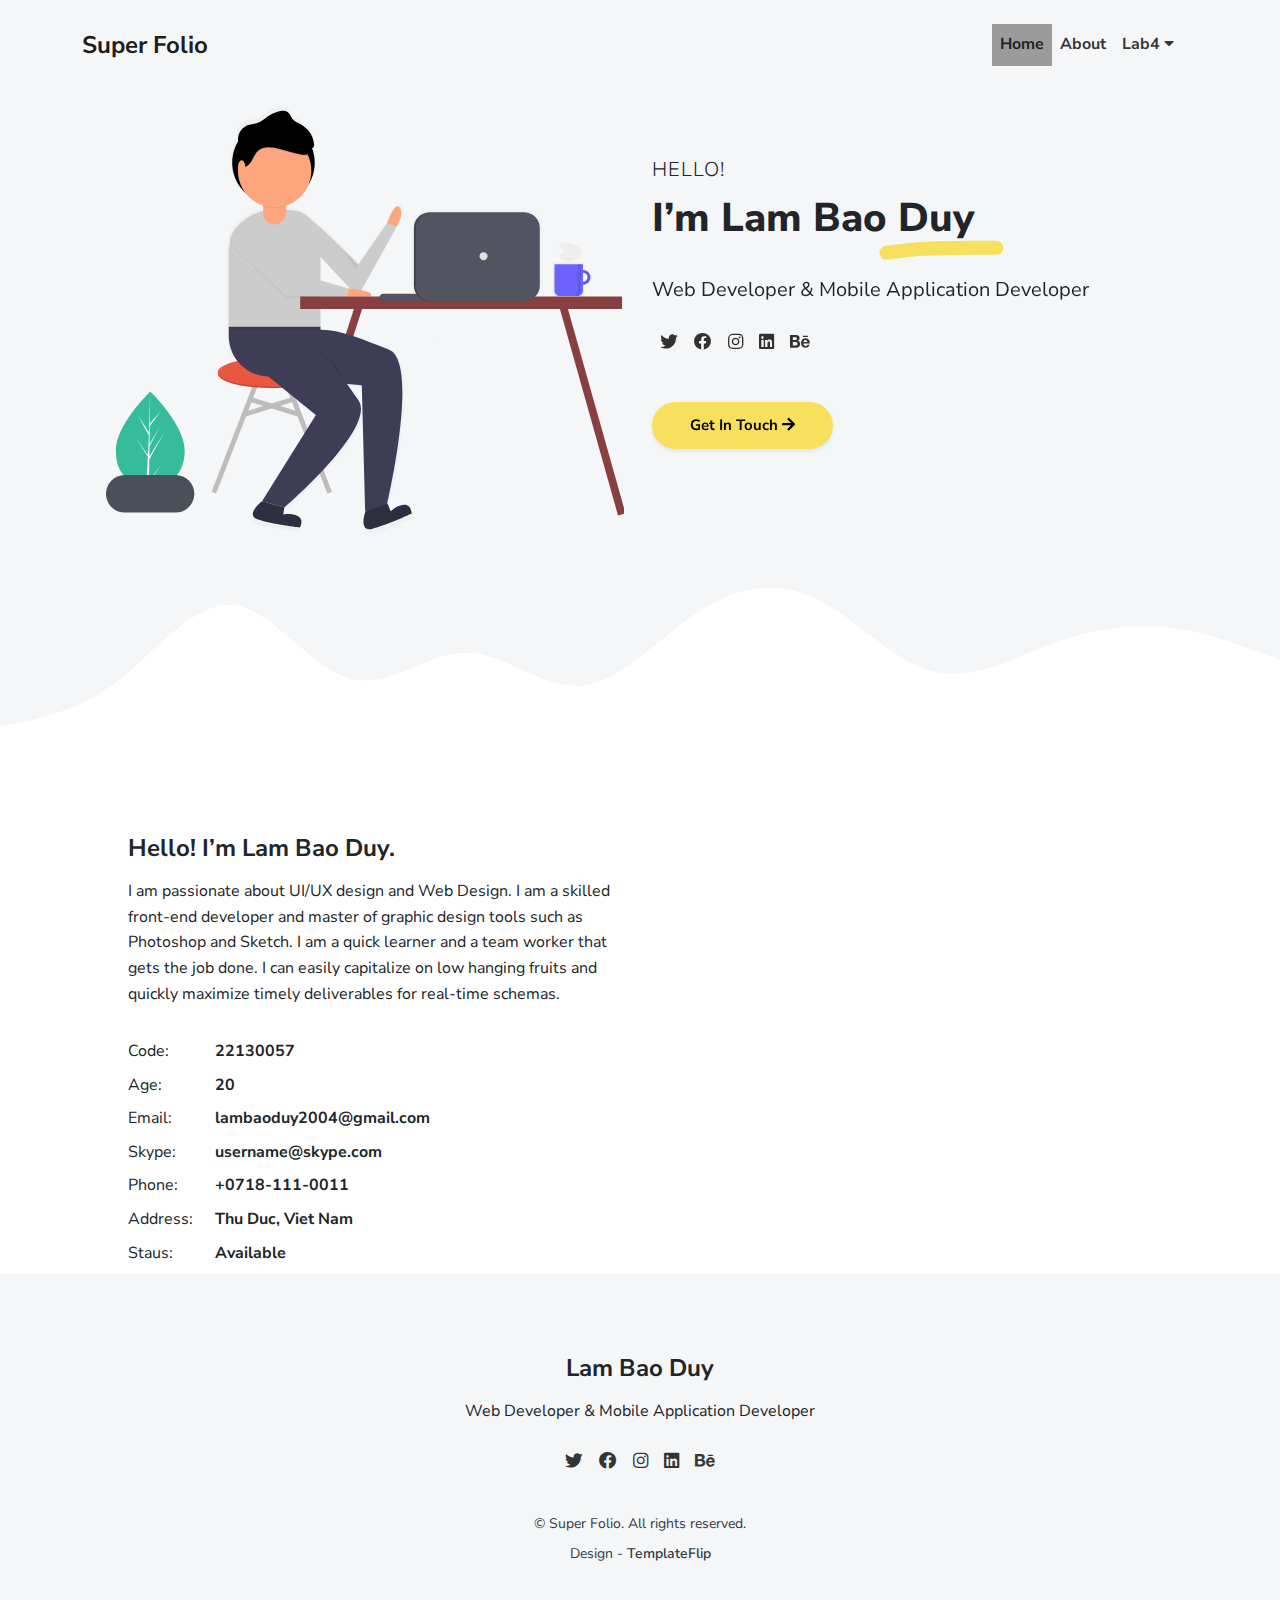
<file: index.html>
<!DOCTYPE html>
<!-- upto 2 directory depth-->
<html lang="en-US">

<head>
  <meta charset="UTF-8">
  <meta http-equiv="X-UA-Compatible" content="IE=edge">
  <meta name="viewport" content="width=device-width, initial-scale=1">
  <title>Super Folio</title>
  <link rel="preconnect" href="https://fonts.gstatic.com" crossorigin="crossorigin" />
  <link rel="preload" as="style"
    href="https://fonts.googleapis.com/css2?family=Nunito+Sans:wght@300;400;700;800&amp;display=swap" />
  <link rel="stylesheet"
    href="https://fonts.googleapis.com/css2?family=Nunito+Sans:wght@300;400;700;800&amp;display=swap" media="print"
    onload="this.media='all'" />
  <noscript>
    <link rel="stylesheet"
      href="https://fonts.googleapis.com/css2?family=Nunito+Sans:wght@300;400;700;800&amp;display=swap" />
  </noscript>
  <link href="./css/font-awesome/css/all.min.css?ver=1.2.0" rel="stylesheet">
  <link href="./css/bootstrap-icons/bootstrap-icons.css?ver=1.2.0" rel="stylesheet">
  <link href="./css/bootstrap.min.css?ver=1.2.0" rel="stylesheet">
  <link href="./css/aos.css?ver=1.2.0" rel="stylesheet">
  <link href="./css/main.css?ver=1.2.0" rel="stylesheet">
  <noscript>
    <style type="text/css">
      [data-aos] {
        opacity: 1 !important;
        transform: translate(0) scale(1) !important;
      }
    </style>
  </noscript>
</head>

<body id="top">
  <header class="bg-light">
    <nav class="navbar navbar-expand-lg navbar-light bg-light" id="header-nav" role="navigation">
      <div class="container"><a class="link-dark navbar-brand site-title mb-0" href="#">Super Folio</a>
        <button class="navbar-toggler" type="button" data-bs-toggle="collapse" data-bs-target="#navbarSupportedContent"
          aria-controls="navbarSupportedContent" aria-expanded="false" aria-label="Toggle navigation"><span
            class="navbar-toggler-icon"></span></button>
        <div class="collapse navbar-collapse" id="navbarSupportedContent">
          <ul class="navbar-nav ms-auto me-2">

            <li class="nav-item"><a class="nav-link" href="index.html" style="background-color:  #9b9b9b;">Home</a></li>
            <li class="nav-item"><a class="nav-link" href="about.html">About</a></li>
            <li class="nav-item"><a class="nav-link" href="#lab4">Lab4
                <i class="fas fa-caret-down"></i>
              </a>

              <ul class="subnav">
                <li><a class="nav-link" href="requirement.html">Requirement</a></li>
                <li><a class="nav-link" href="design.html">Design</a></li>
                <li><a class="nav-link" href="implement.html">Implement</a></li>
              </ul>

            </li>
          </ul>
        </div>
      </div>
    </nav>
  </header>
  <div class="page-content">
    <div id="content">
      <header>
        <div class="cover bg-light">
          <div class="container px-3">
            <div class="row">
              <div class="col-lg-6 p-2"><img class="img-fluid" src="images/illustrations/hello3.svg" alt="hello" />
              </div>
              <div class="col-lg-6">
                <div class="mt-5">
                  <p class="lead text-uppercase mb-1">Hello!</p>
                  <h1 class="intro-title marker" data-aos="fade-left" data-aos-delay="50">I’m Lam Bao Duy</h1>
                  <p class="lead fw-normal mt-3" data-aos="fade-up" data-aos-delay="100">Web Developer & Mobile
                    Application Developer</p>
                  <div class="social-nav" data-aos="fade-up" data-aos-delay="200">
                    <nav role="navigation">
                      <ul class="nav justify-content-left">
                        <li class="nav-item"><a class="nav-link" href="https://twitter.com/templateflip"
                            title="Twitter"><i class="fab fa-twitter"></i><span
                              class="menu-title sr-only">Twitter</span></a></li>
                        <li class="nav-item"><a class="nav-link" href="https://www.facebook.com/templateflip"
                            title="Facebook"><i class="fab fa-facebook"></i><span
                              class="menu-title sr-only">Facebook</span></a></li>
                        <li class="nav-item"><a class="nav-link" href="https://www.instagram.com/templateflip"
                            title="Instagram"><i class="fab fa-instagram"></i><span
                              class="menu-title sr-only">Instagram</span></a></li>
                        <li class="nav-item"><a class="nav-link" href="https://www.linkedin.com/" title="LinkedIn"><i
                              class="fab fa-linkedin"></i><span class="menu-title sr-only">LinkedIn</span></a></li>
                        <li class="nav-item"><a class="nav-link" href="https://www.behance.net/templateflip"
                            title="Behance"><i class="fab fa-behance"></i><span
                              class="menu-title sr-only">Behance</span></a></li>
                      </ul>
                    </nav>
                  </div>
                  <div class="mt-3" data-aos="fade-up" data-aos-delay="200"><a
                      class="btn btn-primary shadow-sm mt-1 hover-effect" href="#contact">Get In Touch <i
                        class="fas fa-arrow-right"></i></a></div>
                </div>
              </div>
            </div>
          </div>
        </div>
        <div class="wave-bg"></div>
      </header>
      <div class="section pt-4 px-3 px-lg-4">
        <div class="container-narrow">
          <div class="row">
            <div class="col-md-6">
              <h2 class="h4 my-2">Hello! I’m Lam Bao Duy.</h2>
              <p>I am passionate about UI/UX design and Web Design. I am a skilled front-end developer and master of
                graphic design tools such as Photoshop and Sketch. I am a quick learner and a team worker that gets the
                job done. I can easily capitalize on low hanging fruits and quickly maximize timely deliverables for
                real-time schemas.</p>
              <div class="row mt-3">
                <div class="col-sm-2">
                  <div class="pb-1">Code:</div>
                </div>
                <div class="col-sm-10">
                  <div class="pb-1 fw-bolder">22130057</div>
                </div>
                <div class="col-sm-2">
                  <div class="pb-1">Age:</div>
                </div>
                <div class="col-sm-10">
                  <div class="pb-1 fw-bolder">20</div>
                </div>
                <div class="col-sm-2">
                  <div class="pb-1">Email:</div>
                </div>
                <div class="col-sm-10">
                  <div class="pb-1 fw-bolder">lambaoduy2004@gmail.com</div>
                </div>
                <div class="col-sm-2">
                  <div class="pb-1">Skype:</div>
                </div>
                <div class="col-sm-10">
                  <div class="pb-1 fw-bolder">username@skype.com</div>
                </div>
                <div class="col-sm-2">
                  <div class="pb-1">Phone:</div>
                </div>
                <div class="col-sm-10">
                  <div class="pb-1 fw-bolder">+0718-111-0011</div>
                </div>
                <div class="col-sm-2">
                  <div class="pb-1">Address:</div>
                </div>
                <div class="col-sm-10">
                  <div class="pb-1 fw-bolder">Thu Duc, Viet Nam</div>
                </div>
                <div class="col-sm-2">
                  <div class="pb-1">Staus:</div>
                </div>
                <div class="col-sm-10">
                  <div class="pb-1 fw-bolder">Available</div>
                </div>
              </div>
            </div>
            <div class="col-md-5 offset-md-1" data-aos="fade-left" data-aos-delay="100"><img
                class="avatar img-fluid mt-2" src="images/avatar.jpg" width="400" height="400" alt="Walter Patterson" />
            </div>
          </div>
        </div>
      </div>
     




      <footer class="pt-4 pb-4 text-center bg-light">
        <div class="container">
          <div class="my-3">
            <div class="h4">Lam Bao Duy</div>
            <p>Web Developer & Mobile Application Developer</p>
            <div class="social-nav">
              <nav role="navigation">
                <ul class="nav justify-content-center">
                  <li class="nav-item"><a class="nav-link" href="https://twitter.com/templateflip" title="Twitter"><i
                        class="fab fa-twitter"></i><span class="menu-title sr-only">Twitter</span></a></li>
                  <li class="nav-item"><a class="nav-link" href="https://www.facebook.com/templateflip"
                      title="Facebook"><i class="fab fa-facebook"></i><span
                        class="menu-title sr-only">Facebook</span></a></li>
                  <li class="nav-item"><a class="nav-link" href="https://www.instagram.com/templateflip"
                      title="Instagram"><i class="fab fa-instagram"></i><span
                        class="menu-title sr-only">Instagram</span></a></li>
                  <li class="nav-item"><a class="nav-link" href="https://www.linkedin.com/" title="LinkedIn"><i
                        class="fab fa-linkedin"></i><span class="menu-title sr-only">LinkedIn</span></a></li>
                  <li class="nav-item"><a class="nav-link" href="https://www.behance.net/templateflip"
                      title="Behance"><i class="fab fa-behance"></i><span class="menu-title sr-only">Behance</span></a>
                  </li>
                </ul>
              </nav>
            </div>
          </div>
          <div class="text-small text-secondary">
            <div class="mb-1">&copy; Super Folio. All rights reserved.</div>
            <div>
              <!-- Make sure to buy a license for the template before removing the line below. Buy license on https://templateflip.com/ -->Design
              - <a href="https://templateflip.com/" target="_blank">TemplateFlip</a>
            </div>
          </div>
        </div>
      </footer>
    </div>
  </div>
  <div id="scrolltop"><a class="btn btn-secondary" href="#top"><span class="icon"><i
          class="fas fa-angle-up fa-x"></i></span></a></div>
  <script src="./scripts/imagesloaded.pkgd.min.js?ver=1.2.0"></script>
  <script src="./scripts/masonry.pkgd.min.js?ver=1.2.0"></script>
  <script src="./scripts/BigPicture.min.js?ver=1.2.0"></script>
  <script src="./scripts/purecounter.min.js?ver=1.2.0"></script>
  <script src="./scripts/bootstrap.bundle.min.js?ver=1.2.0"></script>
  <script src="./scripts/aos.min.js?ver=1.2.0"></script>
  <script src="./scripts/main.js?ver=1.2.0"></script>
</body>

</html>
</file>
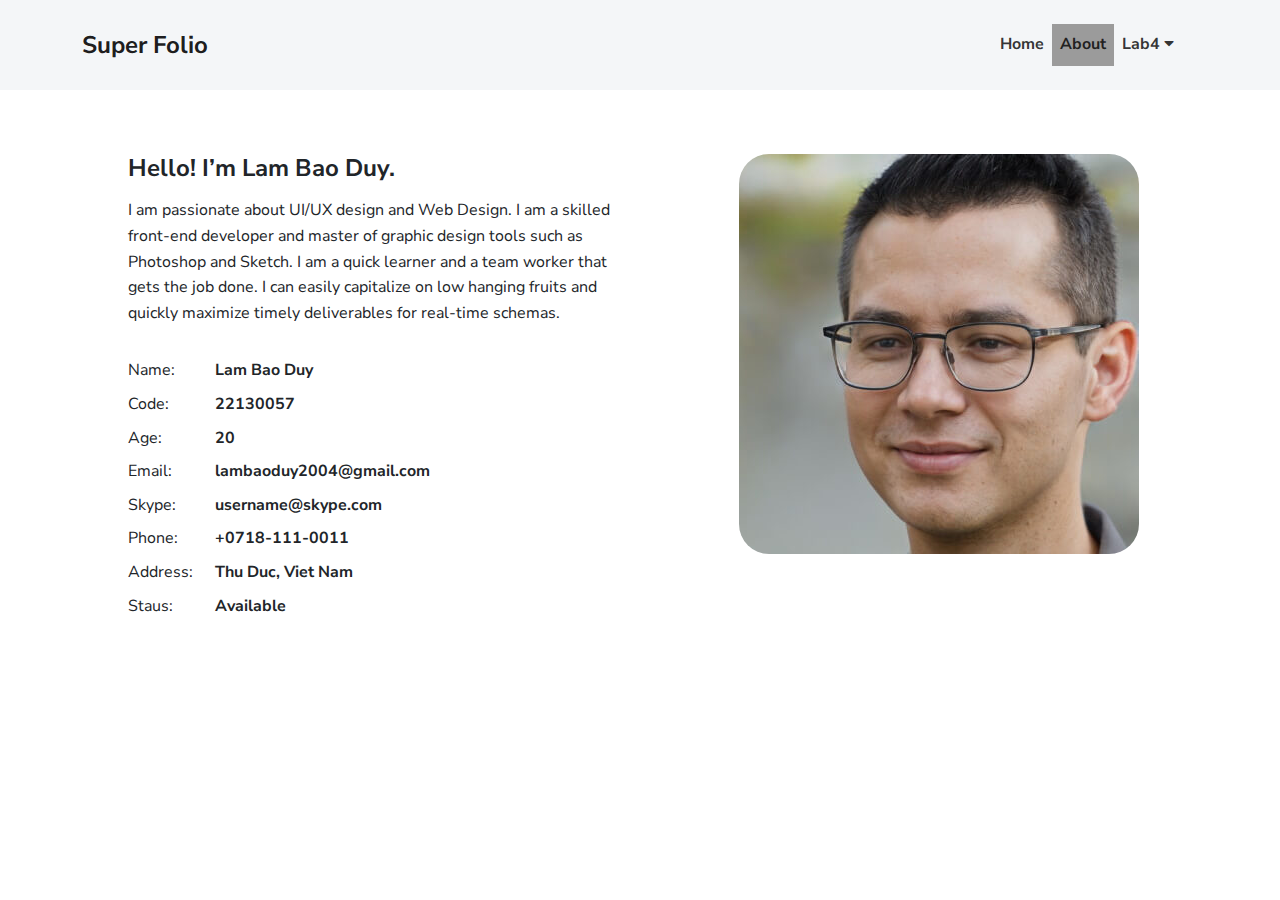
<file: about.html>
<!DOCTYPE html>
<!-- upto 2 directory depth-->
<html lang="en-US">

<head>
    <meta charset="UTF-8">
    <meta http-equiv="X-UA-Compatible" content="IE=edge">
    <meta name="viewport" content="width=device-width, initial-scale=1">
    <title>Super Folio</title>
    <link rel="preconnect" href="https://fonts.gstatic.com" crossorigin="crossorigin" />
    <link rel="preload" as="style"
        href="https://fonts.googleapis.com/css2?family=Nunito+Sans:wght@300;400;700;800&amp;display=swap" />
    <link rel="stylesheet"
        href="https://fonts.googleapis.com/css2?family=Nunito+Sans:wght@300;400;700;800&amp;display=swap" media="print"
        onload="this.media='all'" />
    <noscript>
        <link rel="stylesheet"
            href="https://fonts.googleapis.com/css2?family=Nunito+Sans:wght@300;400;700;800&amp;display=swap" />
    </noscript>
    <link href="./css/font-awesome/css/all.min.css?ver=1.2.0" rel="stylesheet">
    <link href="./css/bootstrap-icons/bootstrap-icons.css?ver=1.2.0" rel="stylesheet">
    <link href="./css/bootstrap.min.css?ver=1.2.0" rel="stylesheet">
    <link href="./css/aos.css?ver=1.2.0" rel="stylesheet">
    <link href="./css/main.css?ver=1.2.0" rel="stylesheet">
    <noscript>
        <style type="text/css">
            [data-aos] {
                opacity: 1 !important;
                transform: translate(0) scale(1) !important;
            }
        </style>
    </noscript>
</head>

<body id="top">
    <header class="bg-light">
        <nav class="navbar navbar-expand-lg navbar-light bg-light" id="header-nav" role="navigation">
            <div class="container"><a class="link-dark navbar-brand site-title mb-0" href="index.html">Super Folio</a>
                <button class="navbar-toggler" type="button" data-bs-toggle="collapse"
                    data-bs-target="#navbarSupportedContent" aria-controls="navbarSupportedContent"
                    aria-expanded="false" aria-label="Toggle navigation"><span
                        class="navbar-toggler-icon"></span></button>
                <div class="collapse navbar-collapse" id="navbarSupportedContent">
                    <ul class="navbar-nav ms-auto me-2">
                        <li class="nav-item"><a class="nav-link" href="index.html">Home</a></li>
                        <li class="nav-item"><a class="nav-link" href="about.html" style="background-color:  #9b9b9b;">About</a></li>
                        
                        <li class="nav-item"><a class="nav-link" href="#lab4">Lab4
                            <i class="fas fa-caret-down"></i>
                          </a>
              
                            <ul  class="subnav" >
                              <li><a class="nav-link" href="requirement.html">Requirement</a></li>
                              <li><a class="nav-link" href="design.html">Design</a></li>
                              <li><a class="nav-link" href="implement.html">Implement</a></li>
                            </ul>
              
                          </li>
                    </ul>
                </div>
            </div>
        </nav>
    </header>
    <div class="section pt-4 px-3 px-lg-4" id="about">
        <div class="container-narrow">
            <div class="row">
                <div class="col-md-6">
                    <h2 class="h4 my-2">Hello! I’m Lam Bao Duy.</h2>
                    <p>I am passionate about UI/UX design and Web Design. I am a skilled front-end developer and master
                        of
                        graphic design tools such as Photoshop and Sketch. I am a quick learner and a team worker that
                        gets the
                        job done. I can easily capitalize on low hanging fruits and quickly maximize timely deliverables
                        for
                        real-time schemas.</p>
                    <div class="row mt-3">
                        <div class="col-sm-2">
                            <div class="pb-1">Name:</div>
                        </div>
                        <div class="col-sm-10">
                            <div class="pb-1 fw-bolder">Lam Bao Duy</div>
                        </div>
                        <div class="col-sm-2">
                            <div class="pb-1">Code:</div>
                        </div>
                        <div class="col-sm-10">
                            <div class="pb-1 fw-bolder">22130057</div>
                        </div>
                        <div class="col-sm-2">
                            <div class="pb-1">Age:</div>
                        </div>
                        <div class="col-sm-10">
                            <div class="pb-1 fw-bolder">20</div>
                        </div>
                        <div class="col-sm-2">
                            <div class="pb-1">Email:</div>
                        </div>
                        <div class="col-sm-10">
                            <div class="pb-1 fw-bolder">lambaoduy2004@gmail.com</div>
                        </div>
                        <div class="col-sm-2">
                            <div class="pb-1">Skype:</div>
                        </div>
                        <div class="col-sm-10">
                            <div class="pb-1 fw-bolder">username@skype.com</div>
                        </div>
                        <div class="col-sm-2">
                            <div class="pb-1">Phone:</div>
                        </div>
                        <div class="col-sm-10">
                            <div class="pb-1 fw-bolder">+0718-111-0011</div>
                        </div>
                        <div class="col-sm-2">
                            <div class="pb-1">Address:</div>
                        </div>
                        <div class="col-sm-10">
                            <div class="pb-1 fw-bolder">Thu Duc, Viet Nam</div>
                        </div>
                        <div class="col-sm-2">
                            <div class="pb-1">Staus:</div>
                        </div>
                        <div class="col-sm-10">
                            <div class="pb-1 fw-bolder">Available</div>
                        </div>
                    </div>
                </div>
                <div class="col-md-5 offset-md-1" data-aos="fade-left" data-aos-delay="100"><img
                        class="avatar img-fluid mt-2" src="images/avatar.jpg" width="400" height="400"
                        alt="Walter Patterson" />
                </div>
            </div>
        </div>
    </div>
    <script src="./scripts/imagesloaded.pkgd.min.js?ver=1.2.0"></script>
    <script src="./scripts/masonry.pkgd.min.js?ver=1.2.0"></script>
    <script src="./scripts/BigPicture.min.js?ver=1.2.0"></script>
    <script src="./scripts/purecounter.min.js?ver=1.2.0"></script>
    <script src="./scripts/bootstrap.bundle.min.js?ver=1.2.0"></script>
    <script src="./scripts/aos.min.js?ver=1.2.0"></script>
    <script src="./scripts/main.js?ver=1.2.0"></script>
</body>

</html>
</file>
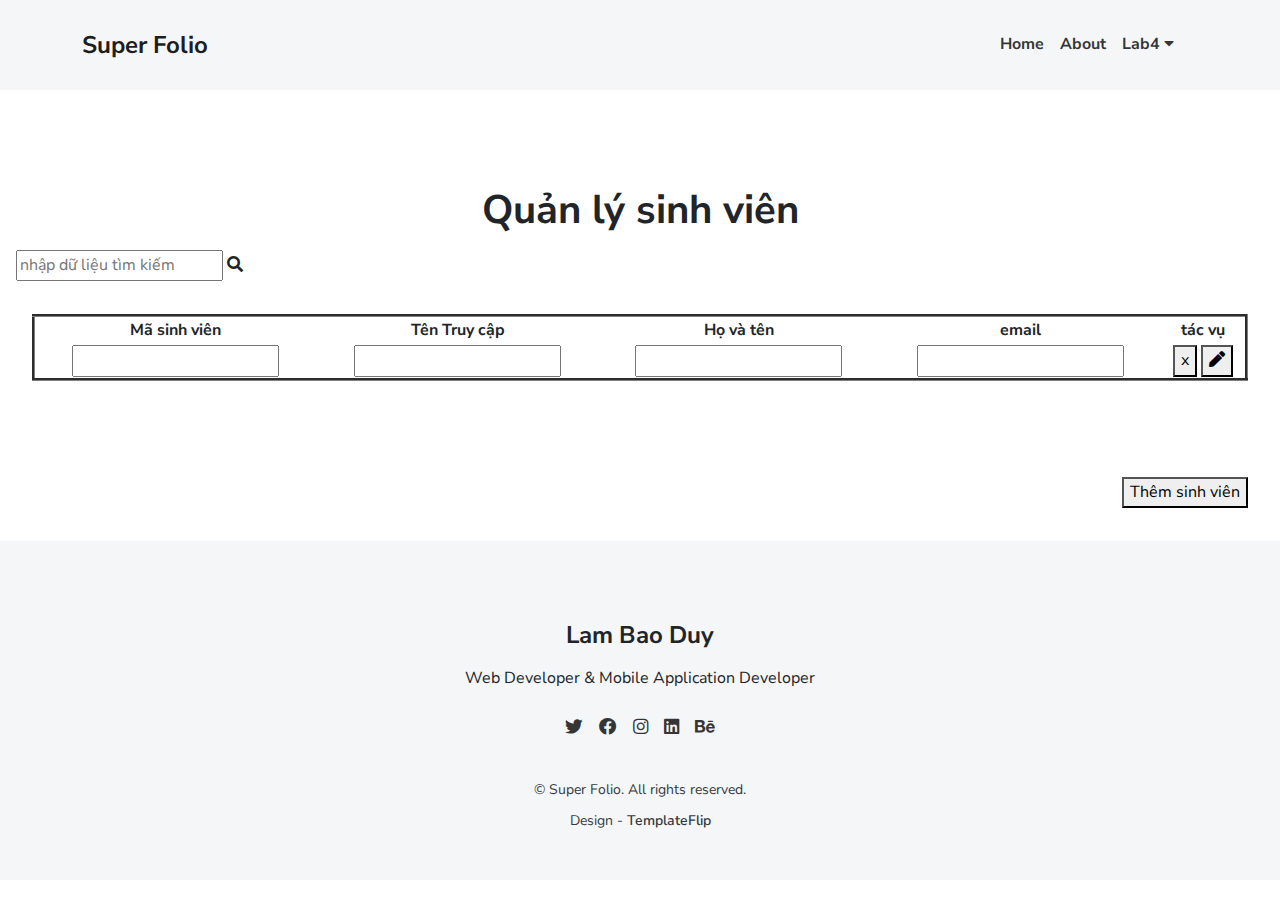
<file: implement.html>
<!DOCTYPE html>
<!-- upto 2 directory depth-->
<html lang="en-US">

<head>
    <meta charset="UTF-8">
    <meta http-equiv="X-UA-Compatible" content="IE=edge">
    <meta name="viewport" content="width=device-width, initial-scale=1">
    <title>Super Folio</title>
    <link rel="preconnect" href="https://fonts.gstatic.com" crossorigin="crossorigin" />
    <link rel="preload" as="style"
        href="https://fonts.googleapis.com/css2?family=Nunito+Sans:wght@300;400;700;800&amp;display=swap" />
    <link rel="stylesheet"
        href="https://fonts.googleapis.com/css2?family=Nunito+Sans:wght@300;400;700;800&amp;display=swap" media="print"
        onload="this.media='all'" />
    <noscript>
        <link rel="stylesheet"
            href="https://fonts.googleapis.com/css2?family=Nunito+Sans:wght@300;400;700;800&amp;display=swap" />
    </noscript>
    <link href="./css/font-awesome/css/all.min.css?ver=1.2.0" rel="stylesheet">
    <link href="./css/bootstrap-icons/bootstrap-icons.css?ver=1.2.0" rel="stylesheet">
    <link href="./css/bootstrap.min.css?ver=1.2.0" rel="stylesheet">
    <link href="./css/aos.css?ver=1.2.0" rel="stylesheet">
    <link href="./css/main.css?ver=1.2.0" rel="stylesheet">

    <noscript>
        <style type="text/css">
            [data-aos] {
                opacity: 1 !important;
                transform: translate(0) scale(1) !important;
            }
        </style>
    </noscript>
</head>

<body id="top">
    <header class="bg-light">
        <nav class="navbar navbar-expand-lg navbar-light bg-light" id="header-nav" role="navigation">
            <div class="container"><a class="link-dark navbar-brand site-title mb-0" href="#">Super Folio</a>
                <button class="navbar-toggler" type="button" data-bs-toggle="collapse"
                    data-bs-target="#navbarSupportedContent" aria-controls="navbarSupportedContent"
                    aria-expanded="false" aria-label="Toggle navigation"><span
                        class="navbar-toggler-icon"></span></button>
                <div class="collapse navbar-collapse" id="navbarSupportedContent">
                    <ul class="navbar-nav ms-auto me-2">

                        <li class="nav-item"><a class="nav-link" href="index.html">Home</a></li>
                        <li class="nav-item"><a class="nav-link" href="about.html">About</a></li>
                        <li class="nav-item"><a class="nav-link" href="#lab4">Lab4
                                <i class="fas fa-caret-down"></i>
                            </a>

                            <ul class="subnav">
                                <li><a class="nav-link" href="requirement.html">Requirement</a></li>
                                <li><a class="nav-link" href="design.html">Design</a></li>
                                <li><a class="nav-link" href="implement.html">Implement</a></li>
                            </ul>

                        </li>
                    </ul>
                </div>
            </div>
        </nav>
    </header>

    <div class="text-center" style="display: block;margin: 96px 0;">

        <header>
            <h1>Quản lý sinh viên</h1>
        </header>
        <div class="text-center">


            <section>
                <div style="float: left; margin-left: 16px ;margin-bottom: 32px;">
                    <input placeholder="nhập dữ liệu tìm kiếm" type="text">
                    <i class="fas fa-search"></i>

                </div>

                <div style="padding: 64px 32px;display: block;">
                    <table class="groove-border" style="width: 100%;">
                        <tr class="groove-border">
                            <th>Mã sinh viên</th>
                            <th>Tên Truy cập</th>
                            <th>Họ và tên</th>
                            <th>email</th>
                            <th>tác vụ</th>
                        </tr>
                        <tr>
                            <td>
                                <input type="text" id="id">
                                <div style="list-style: none;" id="studentIDList"></div>
                            </td>

                            <td>
                                <input type="text" id="nameLogin">
                                <div style="list-style: none;" id="studentNameLoginList"></div>
                            </td>

                            <td><input type="text" id="name">
                                <div style="list-style: none;" id="studentNameList"></div>
                            </td>

                            <td><input type="email" id="email">
                                <div style="list-style: none;" id="studentEmailList"></div>
                            </td>

                            <td>

                                <button>x </button>
                                <button><i class="fas fa-pen"></i></button>

                                <div style="list-style: none;" id="studentBtnList"></div>
                            </td>
                        </tr>


                        <!-- Thêm các dòng khác tương tự cho danh sách sinh viên -->
                    </table>
                </div>
                <div style="float: right;margin:32px;">
                    <button onclick="addStudent()">Thêm sinh viên</button>
                </div>



            </section>
        </div>
    </div>


    

    <footer class="pt-4 pb-4 text-center bg-light">
        <div class="container">
            <div class="my-3">
                <div class="h4">Lam Bao Duy</div>
                <p>Web Developer & Mobile Application Developer</p>
                <div class="social-nav">
                    <nav role="navigation">
                        <ul class="nav justify-content-center">
                            <li class="nav-item"><a class="nav-link" href="https://twitter.com/templateflip"
                                    title="Twitter"><i class="fab fa-twitter"></i><span
                                        class="menu-title sr-only">Twitter</span></a></li>
                            <li class="nav-item"><a class="nav-link" href="https://www.facebook.com/templateflip"
                                    title="Facebook"><i class="fab fa-facebook"></i><span
                                        class="menu-title sr-only">Facebook</span></a></li>
                            <li class="nav-item"><a class="nav-link" href="https://www.instagram.com/templateflip"
                                    title="Instagram"><i class="fab fa-instagram"></i><span
                                        class="menu-title sr-only">Instagram</span></a></li>
                            <li class="nav-item"><a class="nav-link" href="https://www.linkedin.com/"
                                    title="LinkedIn"><i class="fab fa-linkedin"></i><span
                                        class="menu-title sr-only">LinkedIn</span></a></li>
                            <li class="nav-item"><a class="nav-link" href="https://www.behance.net/templateflip"
                                    title="Behance"><i class="fab fa-behance"></i><span
                                        class="menu-title sr-only">Behance</span></a>
                            </li>
                        </ul>
                    </nav>
                </div>
            </div>
            <div class="text-small text-secondary">
                <div class="mb-1">&copy; Super Folio. All rights reserved.</div>
                <div>
                    <!-- Make sure to buy a license for the template before removing the line below. Buy license on https://templateflip.com/ -->Design
                    - <a href="https://templateflip.com/" target="_blank">TemplateFlip</a>
                </div>
            </div>
        </div>
    </footer>
    </div>
    </div>
    <div id="scrolltop"><a class="btn btn-secondary" href="#top"><span class="icon"><i
                    class="fas fa-angle-up fa-x"></i></span></a></div>
    <script src="./scripts/imagesloaded.pkgd.min.js?ver=1.2.0"></script>
    <script src="./scripts/masonry.pkgd.min.js?ver=1.2.0"></script>
    <script src="./scripts/BigPicture.min.js?ver=1.2.0"></script>
    <script src="./scripts/purecounter.min.js?ver=1.2.0"></script>
    <script src="./scripts/bootstrap.bundle.min.js?ver=1.2.0"></script>
    <script src="./scripts/aos.min.js?ver=1.2.0"></script>
    <script src="./scripts/main.js?ver=1.2.0"></script>



    <script>
        // Mảng lưu trữ thông tin sinh viên
        var students = [];
        var student1 = { name:' Nguyen van A', id: '01', nameLogin: ' A', email: 'a@gmail.com'};
        var student2 = { name: ' Nguyen van B', id: '02', nameLogin: 'B', email: 'b@gmail.com' };
        var student3 = { name: ' Nguyen van C', id: '03', nameLogin: 'C', email: 'c@gmail.com' };
        students.push(student1);
        students.push(student2);
        students.push(student3);


      
        // Thêm sinh viên vào danh sách
        function addStudent() {
            var name = document.getElementById('name').value;
            var id = document.getElementById('id').value;
            var nameLogin = document.getElementById('nameLogin').value;
            var email = document.getElementById('email').value;

            // Kiểm tra xem tên và tuổi có được nhập không
            if (name && id && nameLogin && email) {
                var student = { name: name, id: id, nameLogin: nameLogin, email: email };
                students.push(student);

                displayidStudents();
                displayNameLoginStudents();
                displayNameStudents();
                displayEmailStudents();
                displayBtnStudents();

            } else {
                alert("Vui lòng nhập tên và tuổi.");
            }
        }

        // Hiển thị danh sách email sinh viên
        function displayEmailStudents() {
            var studentList = document.getElementById('studentEmailList');
            studentList.innerHTML = '';

            for (var i = 0; i < students.length; i++) {
                var li = document.createElement('li');
                li.textContent = students[i].email;

                studentList.appendChild(li);
            }
        }
        // Hiển thị name
        function displayidStudents() {
            var studentList = document.getElementById('studentIDList');
            studentList.innerHTML = '';

            for (var i = 0; i < students.length; i++) {
                var li = document.createElement('li');
                li.textContent = students[i].id;

                studentList.appendChild(li);
            }
        }
        // Hiển thị danh sách tên đăng nhập sinh viên
        function displayNameLoginStudents() {
            var studentList = document.getElementById('studentNameLoginList');
            studentList.innerHTML = '';

            for (var i = 0; i < students.length; i++) {
                var li = document.createElement('li');
                li.textContent = students[i].nameLogin;

                studentList.appendChild(li);
            }
        }
        // Hiển thị danh sách tên sinh viên
        function displayNameStudents() {
            var studentList = document.getElementById('studentNameList');
            studentList.innerHTML = '';

            for (var i = 0; i < students.length; i++) {
                var li = document.createElement('li');
                li.textContent = students[i].name;

                studentList.appendChild(li);
            }
        }

        // Hiển thị danh sách nút sửa xóa
        function displayBtnStudents() {
            var studentList = document.getElementById('studentBtnList');
            studentList.innerHTML = '';

            for (var i = 0; i < students.length; i++) {
                var li = document.createElement('li');
                li.appendChild(createDeleteButton(i));
                li.appendChild(createEditButton(i));
                studentList.appendChild(li);
            }
        }

        // Tạo nút xóa sinh viên
        function createDeleteButton(index) {
            var deleteButton = document.createElement('button');
            deleteButton.textContent = 'Xóa';
            deleteButton.onclick = function () {
                deleteStudent(index);
            };
            return deleteButton;
        }

        // Xóa sinh viên khỏi danh sách
        function deleteStudent(index) {
            students.splice(index, 1);
            displayidStudents();
            displayNameLoginStudents();
            displayNameStudents();
            displayEmailStudents();
            displayBtnStudents();
        }

        // Tạo nút sửa sinh viên
        function createEditButton(index) {
            var editButton = document.createElement('button');
            editButton.textContent = 'Sửa';
            editButton.onclick = function () {
                editStudent(index);
            };
            return editButton;
        }

        // Sửa thông tin sinh viên
        function editStudent(index) {
            var newID = prompt("Nhập id mới:");
            var newLoginName = prompt("Nhập tên đăng nhập mới:");
            var newName = prompt("Nhập tên mới:");
            var newEmail = prompt("Nhập Email mới:");
           

            // Kiểm tra xem tên và tuổi có được nhập không
            if (newName!='') {
                students[index].name = newName;
            }
            
            if (newID!='') {
                students[index].id = newID;
            }
            if (newLoginName!='') {
                students[index].nameLogin = newLoginName;
            }
            if (newEmail!='') {
                students[index].email = newEmail;
            }
               
                displayidStudents();
                displayNameLoginStudents();
                displayNameStudents();
                displayEmailStudents();
                displayBtnStudents();
           
        }
    </script>

</body>

</html>
</file>
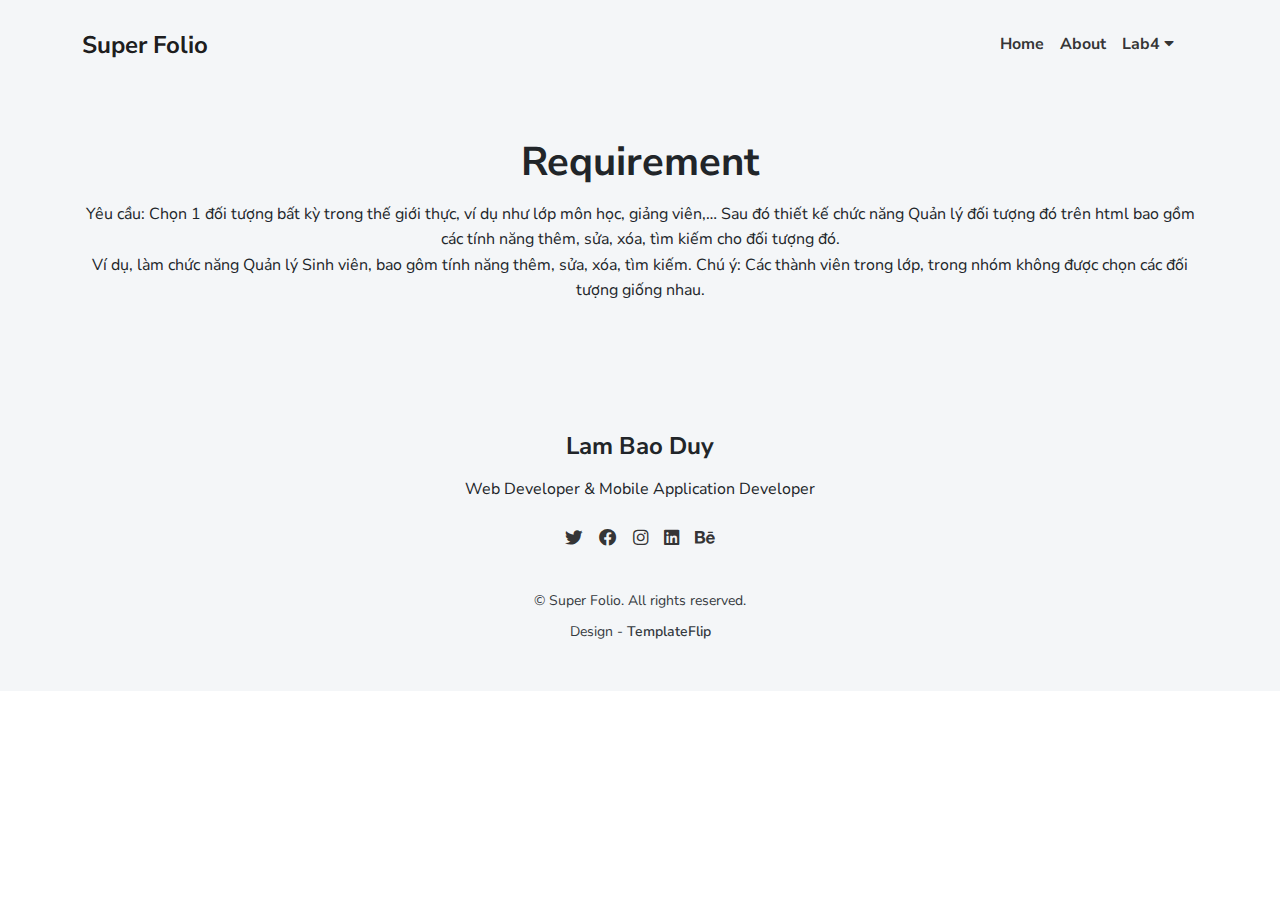
<file: requirement.html>
<!DOCTYPE html>
<!-- upto 2 directory depth-->
<html lang="en-US">

<head>
  <meta charset="UTF-8">
  <meta http-equiv="X-UA-Compatible" content="IE=edge">
  <meta name="viewport" content="width=device-width, initial-scale=1">
  <title>Super Folio</title>
  <link rel="preconnect" href="https://fonts.gstatic.com" crossorigin="crossorigin" />
  <link rel="preload" as="style"
    href="https://fonts.googleapis.com/css2?family=Nunito+Sans:wght@300;400;700;800&amp;display=swap" />
  <link rel="stylesheet"
    href="https://fonts.googleapis.com/css2?family=Nunito+Sans:wght@300;400;700;800&amp;display=swap" media="print"
    onload="this.media='all'" />
  <noscript>
    <link rel="stylesheet"
      href="https://fonts.googleapis.com/css2?family=Nunito+Sans:wght@300;400;700;800&amp;display=swap" />
  </noscript>
  <link href="./css/font-awesome/css/all.min.css?ver=1.2.0" rel="stylesheet">
  <link href="./css/bootstrap-icons/bootstrap-icons.css?ver=1.2.0" rel="stylesheet">
  <link href="./css/bootstrap.min.css?ver=1.2.0" rel="stylesheet">
  <link href="./css/aos.css?ver=1.2.0" rel="stylesheet">
  <link href="./css/main.css?ver=1.2.0" rel="stylesheet">
  <noscript>
    <style type="text/css">
      [data-aos] {
        opacity: 1 !important;
        transform: translate(0) scale(1) !important;
      }
    </style>
  </noscript>
</head>
<body id="top">
    <header class="bg-light">
      <nav class="navbar navbar-expand-lg navbar-light bg-light" id="header-nav" role="navigation">
        <div class="container"><a class="link-dark navbar-brand site-title mb-0" href="#">Super Folio</a>
          <button class="navbar-toggler" type="button" data-bs-toggle="collapse" data-bs-target="#navbarSupportedContent"
            aria-controls="navbarSupportedContent" aria-expanded="false" aria-label="Toggle navigation"><span
              class="navbar-toggler-icon"></span></button>
          <div class="collapse navbar-collapse" id="navbarSupportedContent">
            <ul class="navbar-nav ms-auto me-2">
  
              <li class="nav-item"><a class="nav-link" href="index.html" >Home</a></li>
              <li class="nav-item"><a class="nav-link" href="about.html">About</a></li>
              <li class="nav-item"><a class="nav-link" href="#lab4">Lab4
                  <i class="fas fa-caret-down"></i>
                </a>
  
                <ul class="subnav">
                  <li><a class="nav-link" href="requirement.html">Requirement</a></li>
                  <li><a class="nav-link" href="design.html">Design</a></li>
                  <li><a class="nav-link" href="implement.html">Implement</a></li>
                </ul>
  
              </li>
            </ul>
          </div>
        </div>
      </nav>
    </header>
    
        <div class="pt-4 pb-4 text-center bg-light" style="background-color: #fff;">
            <H1>Requirement</H1>
          <p class="justify-content-center" style="margin: 0 80px;">
            Yêu cầu: Chọn 1 đối tượng bất kỳ trong thế giới thực, ví dụ như lớp môn học, giảng viên,… Sau đó thiết kế chức
            năng Quản lý đối tượng đó trên html bao gồm các tính năng thêm, sửa, xóa, tìm kiếm cho đối tượng đó.
           <br>Ví dụ,
            làm chức năng Quản lý Sinh viên, bao gôm tính năng thêm, sửa, xóa, tìm kiếm. Chú ý: Các thành viên trong lớp,
            trong nhóm không được chọn các đối tượng giống nhau.
          </p>
        </div>
  
  
  
  
        <footer class="pt-4 pb-4 text-center bg-light">
          <div class="container">
            <div class="my-3">
              <div class="h4">Lam Bao Duy</div>
              <p>Web Developer & Mobile Application Developer</p>
              <div class="social-nav">
                <nav role="navigation">
                  <ul class="nav justify-content-center">
                    <li class="nav-item"><a class="nav-link" href="https://twitter.com/templateflip" title="Twitter"><i
                          class="fab fa-twitter"></i><span class="menu-title sr-only">Twitter</span></a></li>
                    <li class="nav-item"><a class="nav-link" href="https://www.facebook.com/templateflip"
                        title="Facebook"><i class="fab fa-facebook"></i><span
                          class="menu-title sr-only">Facebook</span></a></li>
                    <li class="nav-item"><a class="nav-link" href="https://www.instagram.com/templateflip"
                        title="Instagram"><i class="fab fa-instagram"></i><span
                          class="menu-title sr-only">Instagram</span></a></li>
                    <li class="nav-item"><a class="nav-link" href="https://www.linkedin.com/" title="LinkedIn"><i
                          class="fab fa-linkedin"></i><span class="menu-title sr-only">LinkedIn</span></a></li>
                    <li class="nav-item"><a class="nav-link" href="https://www.behance.net/templateflip"
                        title="Behance"><i class="fab fa-behance"></i><span class="menu-title sr-only">Behance</span></a>
                    </li>
                  </ul>
                </nav>
              </div>
            </div>
            <div class="text-small text-secondary">
              <div class="mb-1">&copy; Super Folio. All rights reserved.</div>
              <div>
                <!-- Make sure to buy a license for the template before removing the line below. Buy license on https://templateflip.com/ -->Design
                - <a href="https://templateflip.com/" target="_blank">TemplateFlip</a>
              </div>
            </div>
          </div>
        </footer>
      </div>
    </div>
    <div id="scrolltop"><a class="btn btn-secondary" href="#top"><span class="icon"><i
            class="fas fa-angle-up fa-x"></i></span></a></div>
    <script src="./scripts/imagesloaded.pkgd.min.js?ver=1.2.0"></script>
    <script src="./scripts/masonry.pkgd.min.js?ver=1.2.0"></script>
    <script src="./scripts/BigPicture.min.js?ver=1.2.0"></script>
    <script src="./scripts/purecounter.min.js?ver=1.2.0"></script>
    <script src="./scripts/bootstrap.bundle.min.js?ver=1.2.0"></script>
    <script src="./scripts/aos.min.js?ver=1.2.0"></script>
    <script src="./scripts/main.js?ver=1.2.0"></script>
  </body>
  
</html>
</file>
<file: css/main.css>
html, body {
  overflow-x: hidden;
}

/**
 * Enable smooth scrolling on the whole document
 */
html {
  scroll-behavior: smooth;
}

/**
 * Disable smooth scrolling when users have prefers-reduced-motion enabled
 */
@media screen and (prefers-reduced-motion: reduce) {
  html {
    scroll-behavior: auto;
  }
}

/**
 * Add .section to every anchored element for scroll margin
 */
.section {
  scroll-margin-top: 2rem;
}

/* Header */
.site-title {
  font-size: 1.5rem;
  font-weight: 700;
  line-height: 3rem;
  text-decoration: none;
}
.subnav{
  list-style: none;
  display: none;
    position: absolute;
    background-color: #bababa98;
    padding-left: 0;
}


li:hover .subnav{
  display: block;
}

@media (min-width: 48em) {
  .site-title {
    float: left;
  }
}

.nav-link {
  font-weight: 700;
  color: rgba(0, 0, 0, 0.8) !important;
}

.social-nav .nav-link {
  padding: 0 0.5rem;
  font-size: 1.1rem;
  line-height: 2.5rem;
}

.nav-link:hover,
.nav-link:focus,
.active .nav-link {
  color: rgba(0, 0, 0, 0.6) !important;
  background-color: #908f8f9c;
}
.groove-border{
  border-style: groove;
}

/* Hero (intro) section */
.intro-title {
  font-weight: 800;
}

@-webkit-keyframes animateWave {
  0% {
    transform: scale(1, 0);
  }
  100% {
    transform: scale(1, 1);
  }
}

@keyframes animateWave {
  0% {
    transform: scale(1, 0);
  }
  100% {
    transform: scale(1, 1);
  }
}

.wave-bg {
  display: block;
  height: 220px;
  width: 100%;
  min-width: 600px;
  transform-origin: top;
  -webkit-animation: animateWave 2000ms cubic-bezier(0.23, 1, 0.32, 1) forwards;
          animation: animateWave 2000ms cubic-bezier(0.23, 1, 0.32, 1) forwards;
  background-image: url("../images/wave-bg.svg");
  background-position: center;
  background-repeat: no-repeat;
}

img.avatar {
  border-radius: 30px;
}

/* Masonary grid for portfolio */
.grid:after {
  content: '';
  display: block;
  clear: both;
}

/* Grid Item */
.grid-sizer,
.grid-item {
  width: 100%;
}

.grid-item {
  padding-bottom: 12px;
}

@media (min-width: 48em) {
  .grid-sizer,
  .grid-item {
    width: 25%;
  }
  .grid-item {
    float: left;
    padding: 6px;
  }
}

.grid-item img {
  display: block;
  width: 100%;
  max-width: 100%;
}

/* Portfolio */
.portolio-section .container {
  padding: 0;
}

.portfolio-item {
  position: relative;
  overflow: hidden;
  text-align: center;
  margin: 0;
}

.portfolio-item figcaption {
  position: absolute;
  top: auto;
  bottom: 0;
  left: 0;
  width: 100%;
  padding: 12px;
  background: rgba(255, 255, 255, 0.75);
  transition: transform 0.35s;
  transform: translate3d(0, 100%, 0);
}

.portfolio-item figcaption h4 {
  color: #222;
  font-size: 16px;
  text-transform: uppercase;
  font-weight: 700;
  margin-bottom: 3px;
}

.portfolio-item figcaption p {
  color: #444;
  font-size: 14px;
  font-weight: 600;
  margin-bottom: 0;
}

.portfolio-item:hover figcaption {
  transform: translate3d(0, 0, 0);
}

/* Portolio Caption */
#bp_container .bp-xc {
  background: #F6E05E !important;
}

#bp_caption a {
  text-decoration: none;
}

/* Footer section */
footer a:not(.nav-link) {
  color: inherit;
  font-weight: 600;
  text-decoration: none;
  cursor: pointer;
}

/* Scroll Top */
#scrolltop {
  display: block;
  visibility: hidden;
  opacity: 0;
  transition: visibility 0s, opacity 0.5s ease-in;
  position: fixed;
  bottom: 20px;
  right: 20px;
}

#scrolltop .btn {
  padding: 3px 11px;
  border-radius: 50%;
}

/* Additional utility styles */
.container-narrow {
  max-width: 1024px;
  margin: 0 auto;
}

.text-small {
  font-size: 0.875rem;
}

.text-uppercase {
  letter-spacing: 0.05em;
}

.hover-effect {
  transition: transform .18s ease-in-out;
}

.hover-effect:hover {
  transform: translateY(-2px);
}

.marker {
  position: relative;
  display: inline;
  width: auto;
}

.marker-center {
  padding-right: 0;
}

.marker:after {
  content: "";
  width: 125px;
  height: 30px;
  position: absolute;
  bottom: -25px;
  right: -30px;
  background-image: url("../images/marker.svg");
  background-repeat: no-repeat;
}

.marker-center:after {
  bottom: -30px;
  left: 50%;
  margin-left: -60px;
}

@media (max-width: 575.98px) {
  .marker {
    padding-right: 0;
  }
  .marker:after {
    bottom: -30px;
    left: 50%;
    margin-left: -60px;
  }
}

.entry-title a {
  text-decoration: none;
}
</file>
